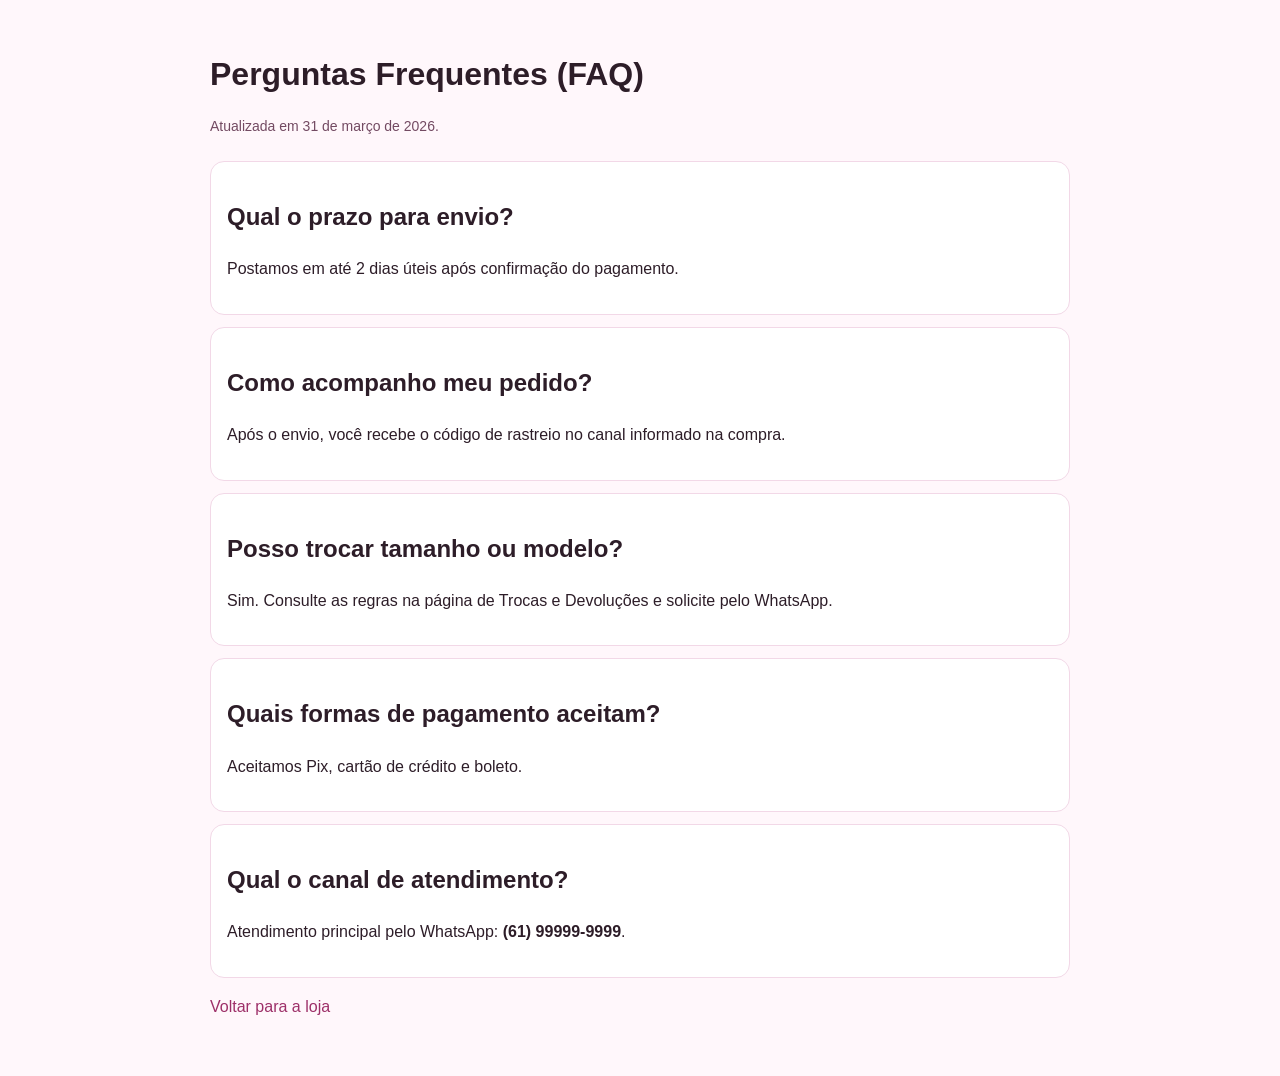
<file: faq.html>
<!DOCTYPE html>
<html lang="pt-BR">

<head>
  <meta charset="UTF-8">
  <meta name="viewport" content="width=device-width, initial-scale=1.0">
  <title>FAQ | Kelly Studio - Dúvidas Frequentes</title>
  <meta name="description"
    content="Perguntas frequentes da Kelly Studio sobre envio, rastreio, trocas, pagamentos e atendimento em Brasília - DF e todo o Brasil.">
  <meta name="robots" content="index, follow">
  <meta property="og:type" content="article">
  <meta property="og:locale" content="pt_BR">
  <meta property="og:title" content="FAQ | Kelly Studio">
  <meta property="og:description"
    content="Veja respostas rápidas para as principais dúvidas sobre pedidos, entrega, pagamento e suporte.">
  <meta name="twitter:card" content="summary">
  <script type="application/ld+json">
  {
    "@context": "https://schema.org",
    "@type": "FAQPage",
    "mainEntity": [
      {
        "@type": "Question",
        "name": "Qual o prazo para envio?",
        "acceptedAnswer": {
          "@type": "Answer",
          "text": "Postamos em até 2 dias úteis após confirmação do pagamento."
        }
      },
      {
        "@type": "Question",
        "name": "Como acompanho meu pedido?",
        "acceptedAnswer": {
          "@type": "Answer",
          "text": "Após o envio, você recebe o código de rastreio no canal informado na compra."
        }
      },
      {
        "@type": "Question",
        "name": "Posso trocar tamanho ou modelo?",
        "acceptedAnswer": {
          "@type": "Answer",
          "text": "Sim. Consulte as regras na página de Trocas e Devoluções e solicite pelo WhatsApp."
        }
      },
      {
        "@type": "Question",
        "name": "Quais formas de pagamento aceitam?",
        "acceptedAnswer": {
          "@type": "Answer",
          "text": "Aceitamos Pix, cartão de crédito e boleto."
        }
      },
      {
        "@type": "Question",
        "name": "Qual o canal de atendimento?",
        "acceptedAnswer": {
          "@type": "Answer",
          "text": "Atendimento principal pelo WhatsApp: (61) 99999-9999."
        }
      }
    ]
  }
  </script>
  <style>
    body {
      margin: 0;
      font-family: "Poppins", sans-serif;
      background: #fff7fb;
      color: #2d1d28;
      line-height: 1.6;
    }

    main {
      max-width: 860px;
      margin: 0 auto;
      padding: 28px 18px 40px;
    }

    h1 {
      margin-bottom: 6px;
    }

    .meta {
      color: #734a62;
      margin-bottom: 24px;
      font-size: 14px;
    }

    .card {
      background: #fff;
      border: 1px solid #f2d8e7;
      border-radius: 14px;
      padding: 16px;
      margin-bottom: 12px;
    }

    a {
      color: #9d2f68;
      text-decoration: none;
    }
  </style>
</head>

<body>
  <main>
    <h1>Perguntas Frequentes (FAQ)</h1>
    <p class="meta">Atualizada em 31 de março de 2026.</p>

    <section class="card">
      <h2>Qual o prazo para envio?</h2>
      <p>Postamos em até 2 dias úteis após confirmação do pagamento.</p>
    </section>

    <section class="card">
      <h2>Como acompanho meu pedido?</h2>
      <p>Após o envio, você recebe o código de rastreio no canal informado na compra.</p>
    </section>

    <section class="card">
      <h2>Posso trocar tamanho ou modelo?</h2>
      <p>Sim. Consulte as regras na página de Trocas e Devoluções e solicite pelo WhatsApp.</p>
    </section>

    <section class="card">
      <h2>Quais formas de pagamento aceitam?</h2>
      <p>Aceitamos Pix, cartão de crédito e boleto.</p>
    </section>

    <section class="card">
      <h2>Qual o canal de atendimento?</h2>
      <p>Atendimento principal pelo WhatsApp: <strong>(61) 99999-9999</strong>.</p>
    </section>

    <p><a href="index.html">Voltar para a loja</a></p>
  </main>
</body>

</html>
</file>
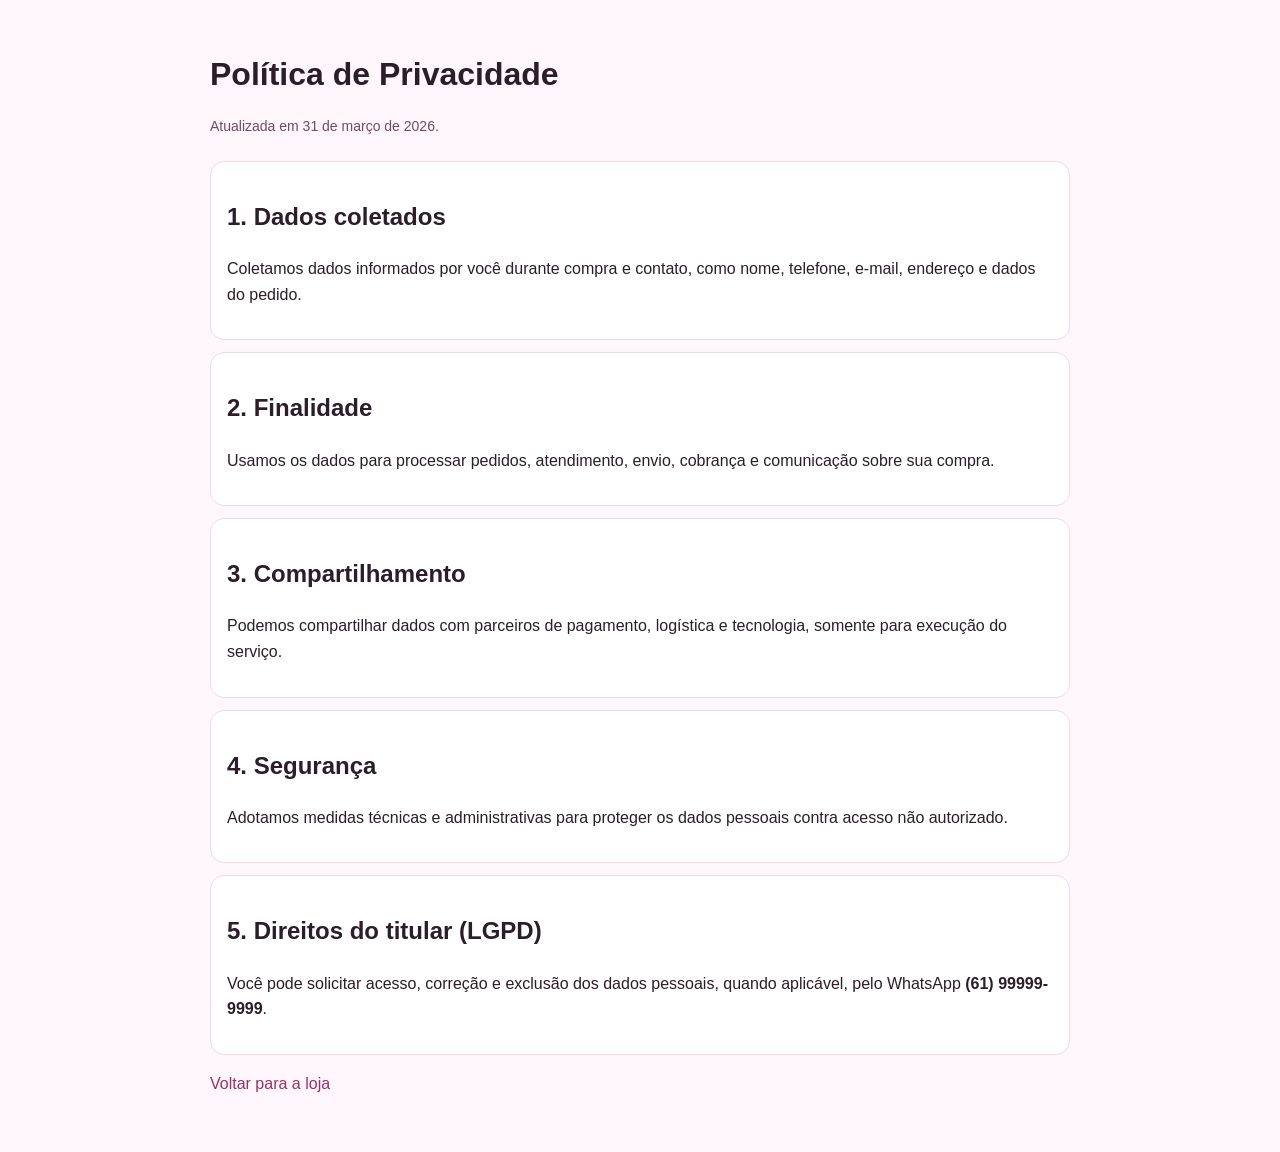
<file: politica-privacidade.html>
<!DOCTYPE html>
<html lang="pt-BR">

<head>
  <meta charset="UTF-8">
  <meta name="viewport" content="width=device-width, initial-scale=1.0">
  <title>Política de Privacidade</title>
  <meta name="description"
    content="Saiba como a Kelly Studio coleta, utiliza e protege seus dados pessoais conforme boas práticas e LGPD.">
  <meta name="robots" content="index, follow">
  <meta property="og:type" content="article">
  <meta property="og:locale" content="pt_BR">
  <meta property="og:title" content="Política de Privacidade - Kelly Studio">
  <meta property="og:description"
    content="Entenda quais dados coletamos, para que usamos e como protegemos suas informações pessoais.">
  <meta name="twitter:card" content="summary">
  <style>
    body {
      margin: 0;
      font-family: "Poppins", sans-serif;
      background: #fff7fb;
      color: #2d1d28;
      line-height: 1.6;
    }

    main {
      max-width: 860px;
      margin: 0 auto;
      padding: 28px 18px 40px;
    }

    h1 {
      margin-bottom: 6px;
    }

    .meta {
      color: #734a62;
      margin-bottom: 24px;
      font-size: 14px;
    }

    .card {
      background: #fff;
      border: 1px solid #f2d8e7;
      border-radius: 14px;
      padding: 16px;
      margin-bottom: 12px;
    }

    a {
      color: #9d2f68;
      text-decoration: none;
    }
  </style>
</head>

<body>
  <main>
    <h1>Política de Privacidade</h1>
    <p class="meta">Atualizada em 31 de março de 2026.</p>

    <section class="card">
      <h2>1. Dados coletados</h2>
      <p>Coletamos dados informados por você durante compra e contato, como nome, telefone, e-mail, endereço e dados do pedido.</p>
    </section>

    <section class="card">
      <h2>2. Finalidade</h2>
      <p>Usamos os dados para processar pedidos, atendimento, envio, cobrança e comunicação sobre sua compra.</p>
    </section>

    <section class="card">
      <h2>3. Compartilhamento</h2>
      <p>Podemos compartilhar dados com parceiros de pagamento, logística e tecnologia, somente para execução do serviço.</p>
    </section>

    <section class="card">
      <h2>4. Segurança</h2>
      <p>Adotamos medidas técnicas e administrativas para proteger os dados pessoais contra acesso não autorizado.</p>
    </section>

    <section class="card">
      <h2>5. Direitos do titular (LGPD)</h2>
      <p>Você pode solicitar acesso, correção e exclusão dos dados pessoais, quando aplicável, pelo WhatsApp <strong>(61) 99999-9999</strong>.</p>
    </section>

    <p><a href="index.html">Voltar para a loja</a></p>
  </main>
</body>

</html>
</file>
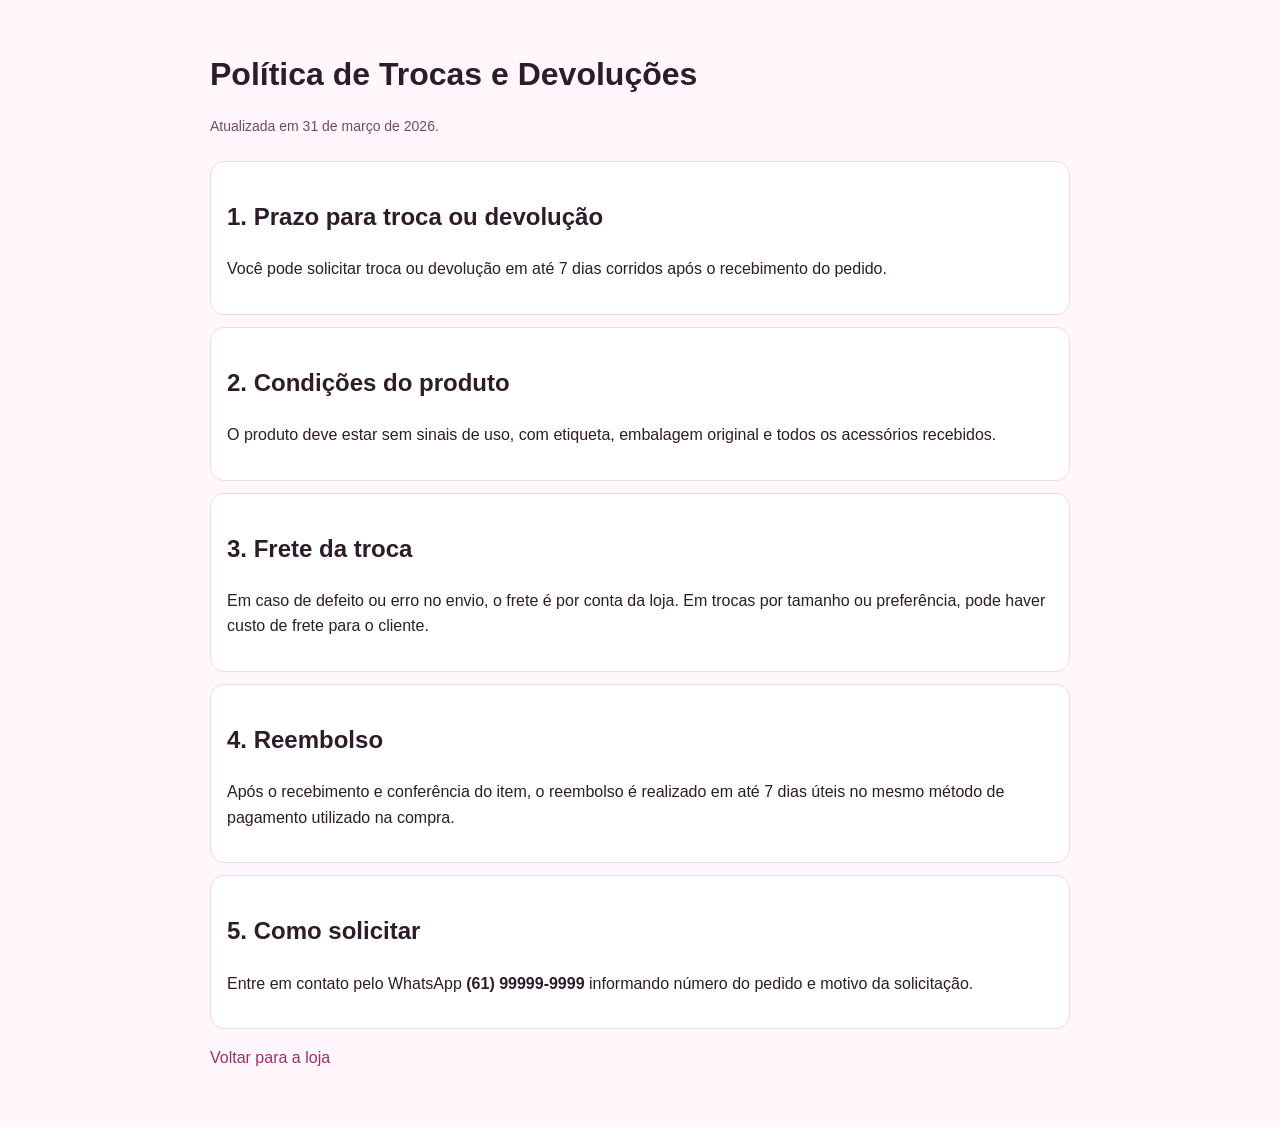
<file: politica-trocas.html>
<!DOCTYPE html>
<html lang="pt-BR">

<head>
  <meta charset="UTF-8">
  <meta name="viewport" content="width=device-width, initial-scale=1.0">
  <title>Política de Trocas e Devoluções</title>
  <meta name="description"
    content="Confira a política de trocas e devoluções da Kelly Studio: prazos, condições, reembolso e canal de atendimento.">
  <meta name="robots" content="index, follow">
  <meta property="og:type" content="article">
  <meta property="og:locale" content="pt_BR">
  <meta property="og:title" content="Política de Trocas e Devoluções - Kelly Studio">
  <meta property="og:description"
    content="Entenda prazos, regras de troca e devolução, condições do produto e como solicitar atendimento.">
  <meta name="twitter:card" content="summary">
  <style>
    body {
      margin: 0;
      font-family: "Poppins", sans-serif;
      background: #fff7fb;
      color: #2d1d28;
      line-height: 1.6;
    }

    main {
      max-width: 860px;
      margin: 0 auto;
      padding: 28px 18px 40px;
    }

    h1 {
      margin-bottom: 6px;
    }

    .meta {
      color: #734a62;
      margin-bottom: 24px;
      font-size: 14px;
    }

    .card {
      background: #fff;
      border: 1px solid #f2d8e7;
      border-radius: 14px;
      padding: 16px;
      margin-bottom: 12px;
    }

    a {
      color: #9d2f68;
      text-decoration: none;
    }
  </style>
</head>

<body>
  <main>
    <h1>Política de Trocas e Devoluções</h1>
    <p class="meta">Atualizada em 31 de março de 2026.</p>

    <section class="card">
      <h2>1. Prazo para troca ou devolução</h2>
      <p>Você pode solicitar troca ou devolução em até 7 dias corridos após o recebimento do pedido.</p>
    </section>

    <section class="card">
      <h2>2. Condições do produto</h2>
      <p>O produto deve estar sem sinais de uso, com etiqueta, embalagem original e todos os acessórios recebidos.</p>
    </section>

    <section class="card">
      <h2>3. Frete da troca</h2>
      <p>Em caso de defeito ou erro no envio, o frete é por conta da loja. Em trocas por tamanho ou preferência, pode haver custo de frete para o cliente.</p>
    </section>

    <section class="card">
      <h2>4. Reembolso</h2>
      <p>Após o recebimento e conferência do item, o reembolso é realizado em até 7 dias úteis no mesmo método de pagamento utilizado na compra.</p>
    </section>

    <section class="card">
      <h2>5. Como solicitar</h2>
      <p>Entre em contato pelo WhatsApp <strong>(61) 99999-9999</strong> informando número do pedido e motivo da solicitação.</p>
    </section>

    <p><a href="index.html">Voltar para a loja</a></p>
  </main>
</body>

</html>
</file>
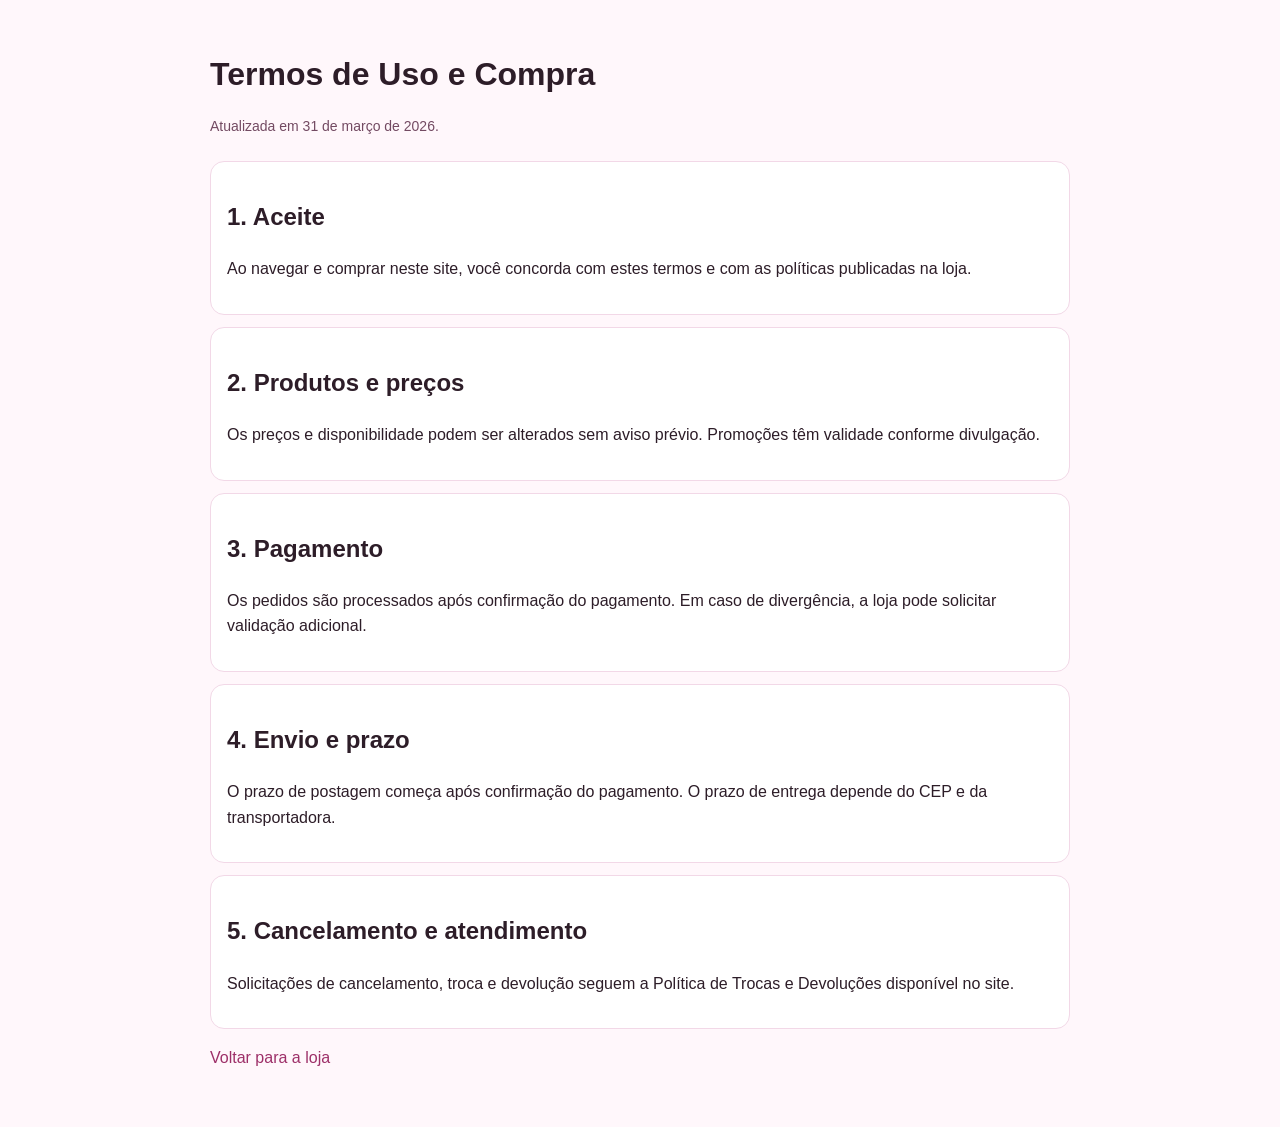
<file: termos-de-uso.html>
<!DOCTYPE html>
<html lang="pt-BR">

<head>
  <meta charset="UTF-8">
  <meta name="viewport" content="width=device-width, initial-scale=1.0">
  <title>Termos de Uso</title>
  <meta name="description"
    content="Leia os termos de uso e compra da Kelly Studio: regras de pedido, pagamento, envio, cancelamento e atendimento.">
  <meta name="robots" content="index, follow">
  <meta property="og:type" content="article">
  <meta property="og:locale" content="pt_BR">
  <meta property="og:title" content="Termos de Uso - Kelly Studio">
  <meta property="og:description"
    content="Condições gerais para navegação e compras na loja, incluindo prazos, pagamentos e responsabilidades.">
  <meta name="twitter:card" content="summary">
  <style>
    body {
      margin: 0;
      font-family: "Poppins", sans-serif;
      background: #fff7fb;
      color: #2d1d28;
      line-height: 1.6;
    }

    main {
      max-width: 860px;
      margin: 0 auto;
      padding: 28px 18px 40px;
    }

    h1 {
      margin-bottom: 6px;
    }

    .meta {
      color: #734a62;
      margin-bottom: 24px;
      font-size: 14px;
    }

    .card {
      background: #fff;
      border: 1px solid #f2d8e7;
      border-radius: 14px;
      padding: 16px;
      margin-bottom: 12px;
    }

    a {
      color: #9d2f68;
      text-decoration: none;
    }
  </style>
</head>

<body>
  <main>
    <h1>Termos de Uso e Compra</h1>
    <p class="meta">Atualizada em 31 de março de 2026.</p>

    <section class="card">
      <h2>1. Aceite</h2>
      <p>Ao navegar e comprar neste site, você concorda com estes termos e com as políticas publicadas na loja.</p>
    </section>

    <section class="card">
      <h2>2. Produtos e preços</h2>
      <p>Os preços e disponibilidade podem ser alterados sem aviso prévio. Promoções têm validade conforme divulgação.</p>
    </section>

    <section class="card">
      <h2>3. Pagamento</h2>
      <p>Os pedidos são processados após confirmação do pagamento. Em caso de divergência, a loja pode solicitar validação adicional.</p>
    </section>

    <section class="card">
      <h2>4. Envio e prazo</h2>
      <p>O prazo de postagem começa após confirmação do pagamento. O prazo de entrega depende do CEP e da transportadora.</p>
    </section>

    <section class="card">
      <h2>5. Cancelamento e atendimento</h2>
      <p>Solicitações de cancelamento, troca e devolução seguem a Política de Trocas e Devoluções disponível no site.</p>
    </section>

    <p><a href="index.html">Voltar para a loja</a></p>
  </main>
</body>

</html>
</file>
